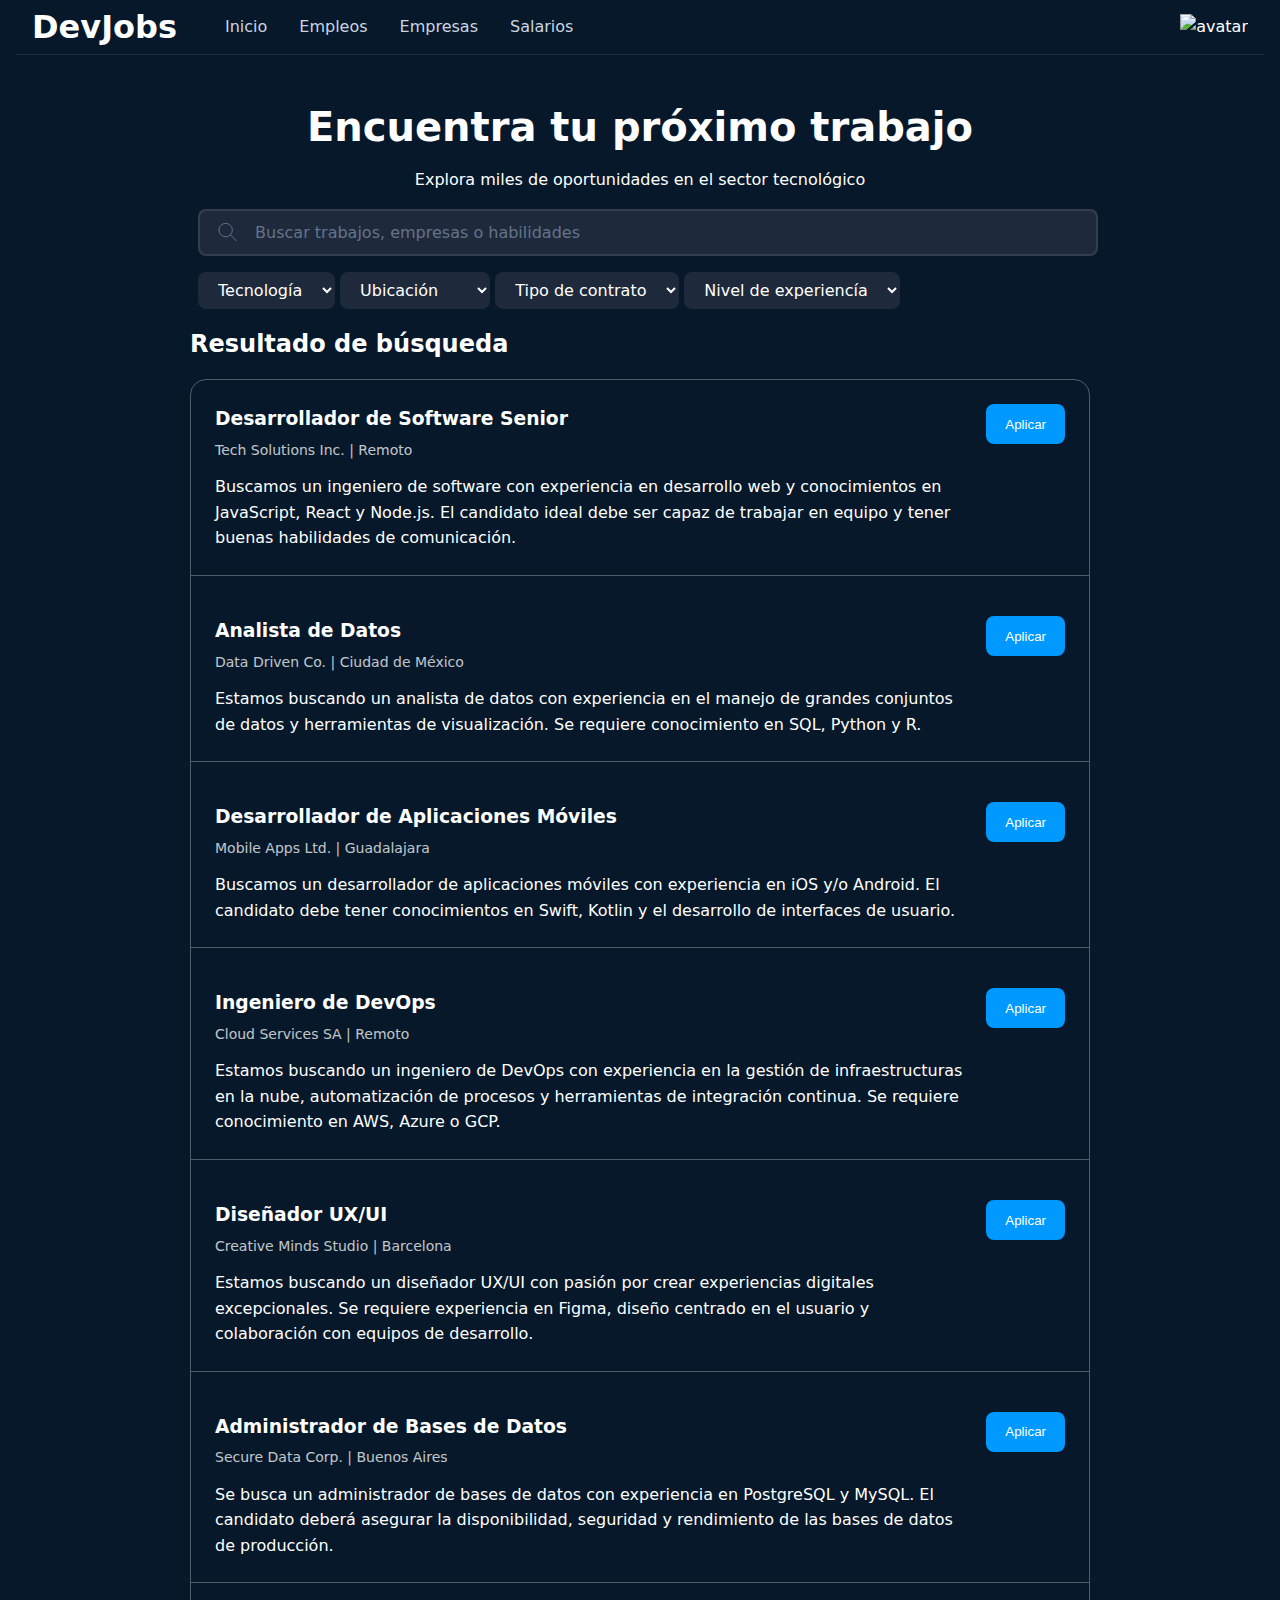
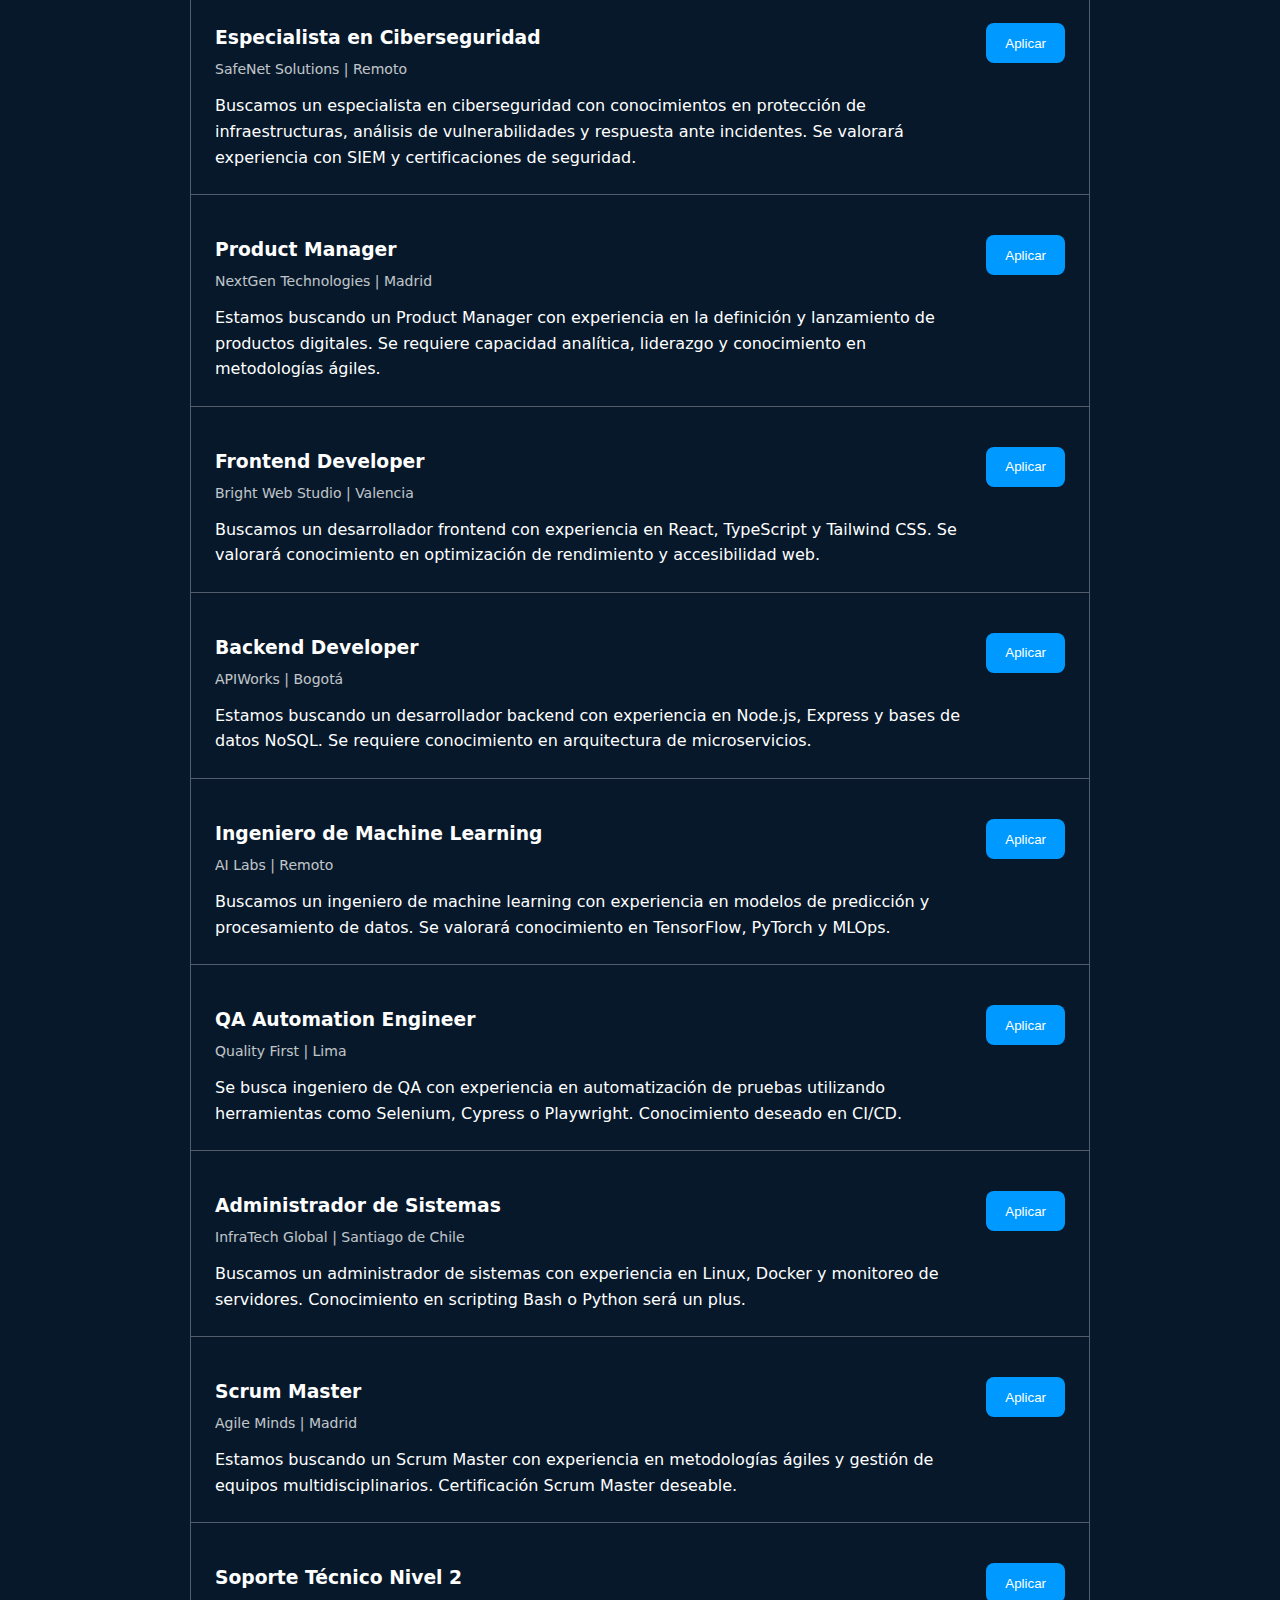
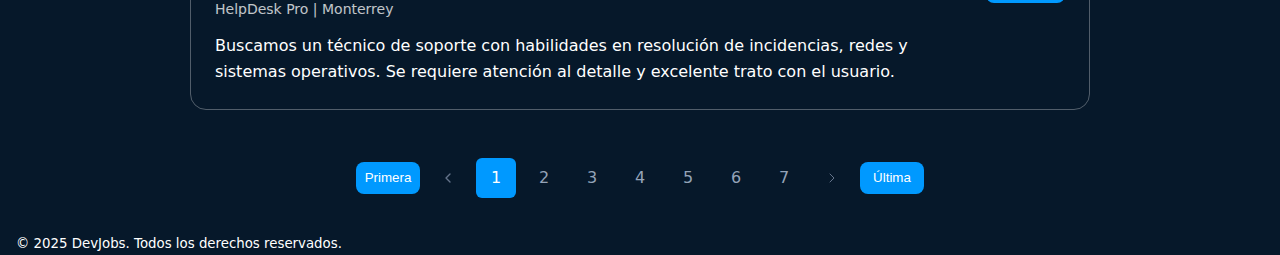
<file: 01-javascript/pages/jobs.html>
<!DOCTYPE html>
<html lang="es">
<head>
    <meta charset="UTF-8">
    <meta name="viewport" content="width=device-width, initial-scale=1.0">
    <title>DevJobs - Empleos</title>

    <link rel="stylesheet" href="./styles.css">
    <script type="module" src="./main.js"></script>

    <script type="module">

        let element = document.getElementById('1')
        element.className = 'is-active';

        window.addEventListener('keydown', e => {
            if (e.key > '0' && e.key < '8'){
                
                element.className = '';
                element = document.getElementById(e.key)
                switch (e.key){
                    case '1':
                        element.className = 'is-active';
                        break;
                    case '2':
                        element.className = 'is-active';
                        break;
                    case '3':
                        element.className = 'is-active';
                        break;
                    case '4':
                        element.className = 'is-active';
                        break;
                    case '5':
                        element.className = 'is-active';
                        break;
                    case '6':
                        element.className = 'is-active';
                        break;
                    case '7':
                        element.className = 'is-active';
                        break;
                    default:
                        break;
                }
            }
        })
    </script>

</head>
<body>
    <header>
        <div class="container-links">
            <h1>DevJobs</h1>
    
            <nav>
                <a href="../index.html">Inicio</a>
                <a href="./jobs.html">Empleos</a>
                <a href="">Empresas</a>
                <a href="">Salarios</a>
            </nav>
        </div>

        <div>
            <devjobs-avatar></devjobs-avatar>
        </div>
    </header>
    <main>
        <div>
            <h1 id="title-jobs">Encuentra tu próximo trabajo</h1>
            <p>Explora miles de oportunidades en el sector tecnológico</p>
        </div>
        <div>
            <form id="empleos-search-form" role="search">
                <div id="input-search-form">
                    <svg xmlns="http://www.w3.org/2000/svg" width="24" height="24" viewBox="0 0 24 24" fill="none"
                        stroke="currentColor" stroke-width="1" stroke-linecap="round" stroke-linejoin="round"
                        class="icon icon-tabler icons-tabler-outline icon-tabler-search">
                        <path stroke="none" d="M0 0h24v24H0z" fill="none" />
                        <path d="M10 10m-7 0a7 7 0 1 0 14 0a7 7 0 1 0 -14 0" />
                        <path d="M21 21l-6 -6" />
                    </svg>
                    <input name="search" id="empleos-search-input" type="text" placeholder="Buscar trabajos, empresas o habilidades">
                </div>

                <section class="category">
                    <select name="tecnologia" id="filter-technology">
                        <option value="null">Tecnología</option>
                        <option value="php">php</option>
                        <option value="typescript">TypeScript</option>
                        <option value="javascript">JavaScript</option>
                        <option value="python">Python</option>
                    </select>
                    <select name="ubicacion" id="filter-location">
                        <option value="null">Ubicación</option>
                        <option value="cdmx">CDMX</option>
                        <option value="guadalajara">Guadalajara</option>
                        <option value="monterrey">Monterrey</option>
                        <option value="queretaro">Querétaro</option>
                        <option value="remoto">Remoto</option>
                    </select>
                    <select name="contrato" id="filter-contract">
                        <option value="null">Tipo de contrato</option>
                        <option value="permanente">Permanente</option>
                        <option value="proyecto">Proyecto</option>
                    </select>
                    <select name="experiencia" id="filter-experience">
                        <option value="null">Nivel de experiencía</option>
                        <option value="unaño">1 año</option>
                        <option value="tresaños">3 años</option>
                        <option value="cincoaños">5 años</option>
                        <option value="diezaños">10 años</option>
                    </select>
                </section>
            </form>
        </div>
        <div>
            <section class="search-results">
                <h2>Resultado de búsqueda</h2>
                <div class="jobs-listings">
                    <!-- Aquí se generan dinámicamente los article-->
                </div>
            </section>
        </div>

        <nav class="pagination">
            <button>Primera</button>
            <a href="#">
                <svg width="16" height="16" viewBox="0 0 24 24" fill="none" stroke="currentColor" stroke-width="2"
                stroke-linecap="round" stroke-linejoin="round">
                <path stroke="none" d="M0 0h24v24H0z" fill="none" />
                <path d="M15 6l-6 6l6 6" />
                </svg>
            </a>
            <a id="1" href="#">1</a>
            <a id="2" href="#">2</a>
            <a id="3" href="#">3</a>
            <a id="4" href="#">4</a>
            <a id="5" href="#">5</a>
            <a id="6" href="#">6</a>
            <a id="7" href="#">7</a>
            <a href="#">
                <svg width="16" height="16" viewBox="0 0 24 24" fill="none" stroke="currentColor" stroke-width="1.5"
                stroke-linecap="round" stroke-linejoin="round"
                class="icon icon-tabler icons-tabler-outline icon-tabler-chevron-right">
                <path stroke="none" d="M0 0h24v24H0z" fill="none" />
                <path d="M9 6l6 6l-6 6" />
                </svg>
            </a>
            <button>Última</button>
        </nav>
    </main>
    <footer>
        <small>&copy; 2025 DevJobs. Todos los derechos reservados.</small>
    </footer>
</body>
</html>
</file>
<file: 01-javascript/pages/styles.css>
* {
  margin: 0;
  padding: 0;
  box-sizing: border-box;
}






:root {
  --primary: #3b4550;
  --primary-dark: #0a3d66;
  --primary-hover: #0d5ba8;
  --primary-light: #09f;
  --background: #06182a;
  --text-primary: #ffffff;
  --text-secondary: #cbd5e1;
  --text-muted: #94a3b8;
  --border: rgba(255, 255, 255, 0.1);
  --card-bg: #1e293b;
  --shadow: rgba(0, 0, 0, 0.3);
  --input-bg: #1e293b;
  --hsla-example: hsla(210, 100%, 56%, 1);
}










@font-face {
  font-family: 'Inter Variable';
  font-style: normal;
  font-display: swap;
  font-weight: 100 900;
  src: url(https://cdn.jsdelivr.net/fontsource/fonts/inter:vf@latest/latin-wght-normal.woff2) format('woff2-variations');
  unicode-range: U+0000-00FF,U+0131,U+0152-0153,U+02BB-02BC,U+02C6,U+02DA,U+02DC,U+0304,U+0308,U+0329,U+2000-206F,U+20AC,U+2122,U+2191,U+2193,U+2212,U+2215,U+FEFF,U+FFFD;
}










body {
  font-family: system-ui;
  background-color: var(--background);
  color: var(--text-primary);
  min-height: 100vh;
  display: flex;
  flex-direction: column;
  line-height: 1.6;
  padding-left: 1rem;
  padding-right: 1rem;
  
}

a{
  color: var(--text-primary);
  text-decoration: none;
}

/* Títulos principales */
h1 {
  font-size: 2rem;
  font-weight: 900;
  line-height: 1.2;
  text-wrap: balance;
}

h1 + p {
  text-wrap: balance;
}

/* Header */
header {
  border-bottom: 1px solid var(--border);
  background: var(--background);
  padding: .5rem 1rem;
  display: flex;
  align-items: center;
  justify-content: space-between;
  gap: 2rem;

  h2 {
    font-size: 1.25rem;
    font-weight: 700;
    color: var(--text-primary);
  }
}

form[role="search"] {
  width: 100vh;
  display: flex;
  flex-direction: column;
  align-items: center;
  justify-content: center;
  padding-left: 1rem;
  gap: 1rem;

  #input-search-form{
    background-color: var(--input-bg);
    max-width: 100vh;
    border: 2px solid;
    border-color: var(--border);
    border-radius: 0.5rem;
    display: flex;
    flex-direction:row;
    align-items: center;
    justify-content: center;
    padding-left: 1rem;
    gap: 0.5rem;

    &:focus-within{
      outline: auto;
    }
  }
}

.category{
  width: 100vh;
}

.search-results{
  width: 100vh;
  display: flex;
  flex-direction: column;
  gap: 1rem;
}

select{
  color: var(--text-primary);
  padding: .5rem 1rem;
  font-size: 1rem;
  font-family: inherit;
  background-color: var(--input-bg);
  border: none;
  border-radius: 0.5rem;
  
}

svg{
  color: #64748b;
}

input[type="text"] {
  color: var(--text-primary);
  padding: 0.75rem 0.5rem;
  font-size: 1rem;
  font-family: inherit;
  background-color: transparent;
  border: none;
  width: 98vh;
  outline: none;
}



input[type="text"]::placeholder {
  color: #64748b;
  font-size: 1rem;
  font-family: inherit;
  background-color: transparent;

}

main{
  display: flex;
  flex-direction: column;
  justify-content: center;
  padding-top: 3rem;
  gap: 1rem;

  div{
    display: flex;
    flex-direction: column;
    align-items: center;
    gap: 1rem;
  }
}

/* Navegación del header a otras páginas */
nav {
  align-items: center;
  gap: 1rem;
  display: flex;

  a {
    text-decoration: none;
    color: var(--text-secondary);
    transition: color 0.2s;
    font-weight: 500;

    &:hover, &:focus {
      color: var(--primary);
      outline: none;
    }
  }
}

.container-links {
  display: flex;
  gap: 3rem;
  
  nav{
    gap: 2rem;
  }
}

/* Botones del Header */
.container-avatar a {
  padding: 0.5rem 1rem;
  border-radius: 0.5rem;
  background-color: #334155;
  color: var(--text-primary);
  display: inline-block;
  font-size: 0.875rem;
  font-weight: 700;
  text-decoration: none;
  /* TODO */
}

#title-jobs{
  font-size: 2.5rem;
}

header > div{
    display: flex;
    gap: 1rem;
}

.job-listing-card{
  padding: 1.5rem;

  div{
    align-items: start;
    gap: 0.3rem;
    width: 100%;
  }
  
}

.jobs-listings{
  border: 1px solid rgba(255, 255, 255, .3);
  border-radius: 1rem;

  .job-listing-card{
    background: none;
    box-shadow: none;
    border-radius: 0;
    border-bottom: 1px solid rgba(255, 255, 255, .3);
    margin: 0;

    display: flex;
    align-items: start;
    gap: 1rem;
    
    &.is-hidden{
      display: none;
    }

    small{
      font-size: .875rem;
      opacity: .75;
    }

    p {
      margin-top: 0.5rem;
    }

    &:last-child{
      border-bottom: none;
    }
    

  }
}

.button-apply-job{
  background-color: var(--primary-light);
  color: var(--text-primary);
  width: 5.5rem;
  height: 2.5rem;
  border: 2px solid transparent;
  border-radius: 0.5rem;
  cursor: pointer;
  transition: all 0.3s;

  &.is-applied{
    background: #29572b;
    color:#94a3b8;
    pointer-events: none;
  }

  &:hover{
    background-color: var(--primary-hover);
    border-color: whitesmoke;
  }

  &:active{
    transform: scale(0.90);
  }
}

.pagination{
  display: flex;
  justify-content: center;
  gap: 0.5rem;
  margin-block: 2rem;

  a{
    display: flex;
    align-items: center;
    justify-content: center;
    width: 2.5rem;
    height: 2.5rem;
    text-decoration: none;
    color: var(--text-muted);
    border-radius: 0.375rem;
    transition: all .3s;

    &:hover, &:focus{
      background-color: #fff;
    }

    &:active{
      transform: scale(0.90);
    }

    &.is-active{
      background-color: var(--primary-light);
      color: white;
      pointer-events: none;
    }
  }

  button{
    background-color: var(--primary-light);
    color: var(--text-primary);
    height: 2rem;
    width: 4rem;
    border: none;
    border-radius: 0.5rem;
    transition: all .3s;
    cursor: pointer;

    &:hover{
      background-color: var(--primary-hover);
    }

    &:active{
      background-color: var(--primary-light);
      transform: scale(0.90);
    }
  }
}

.path-job{
  display: flex;
  flex-direction:row;
  width:100vh;
  justify-content: left;
  color: var(--text-muted);

  a{
    color: var(--text-muted);
  }
  p{
    color: var(--text-primary);
  }
}

.title-job{
  display: flex;
  flex-direction: row;
  gap: 10rem;
  width: 100vh;

  p{
    color: var(--text-muted);
  }

  button{
    background-color: var(--primary-light);
    color: var(--text-primary);
    height: 2.5rem;
    width: 7.5rem;
    border: none;
    border-radius: 0.5rem;
    transition: all .3s;
    cursor: pointer;
    font-weight: bold;

    &:hover{
      background-color: var(--primary-hover);
    }

    &:active{
      background-color: var(--primary-light);
      transform: scale(0.90);
    }
  }

}

.contain-description{
  display: flex;
  width: 100vh;
  flex-direction: column;
  gap: 2rem;
  padding-bottom: 5rem;
  div{
    justify-content: flex-start;
    align-items: flex-start;
    width: 100%;
    gap: 0.5rem;
    p{
      display: flex;
      align-items: center;
      gap:0.5rem
    }
  }
}
</file>
